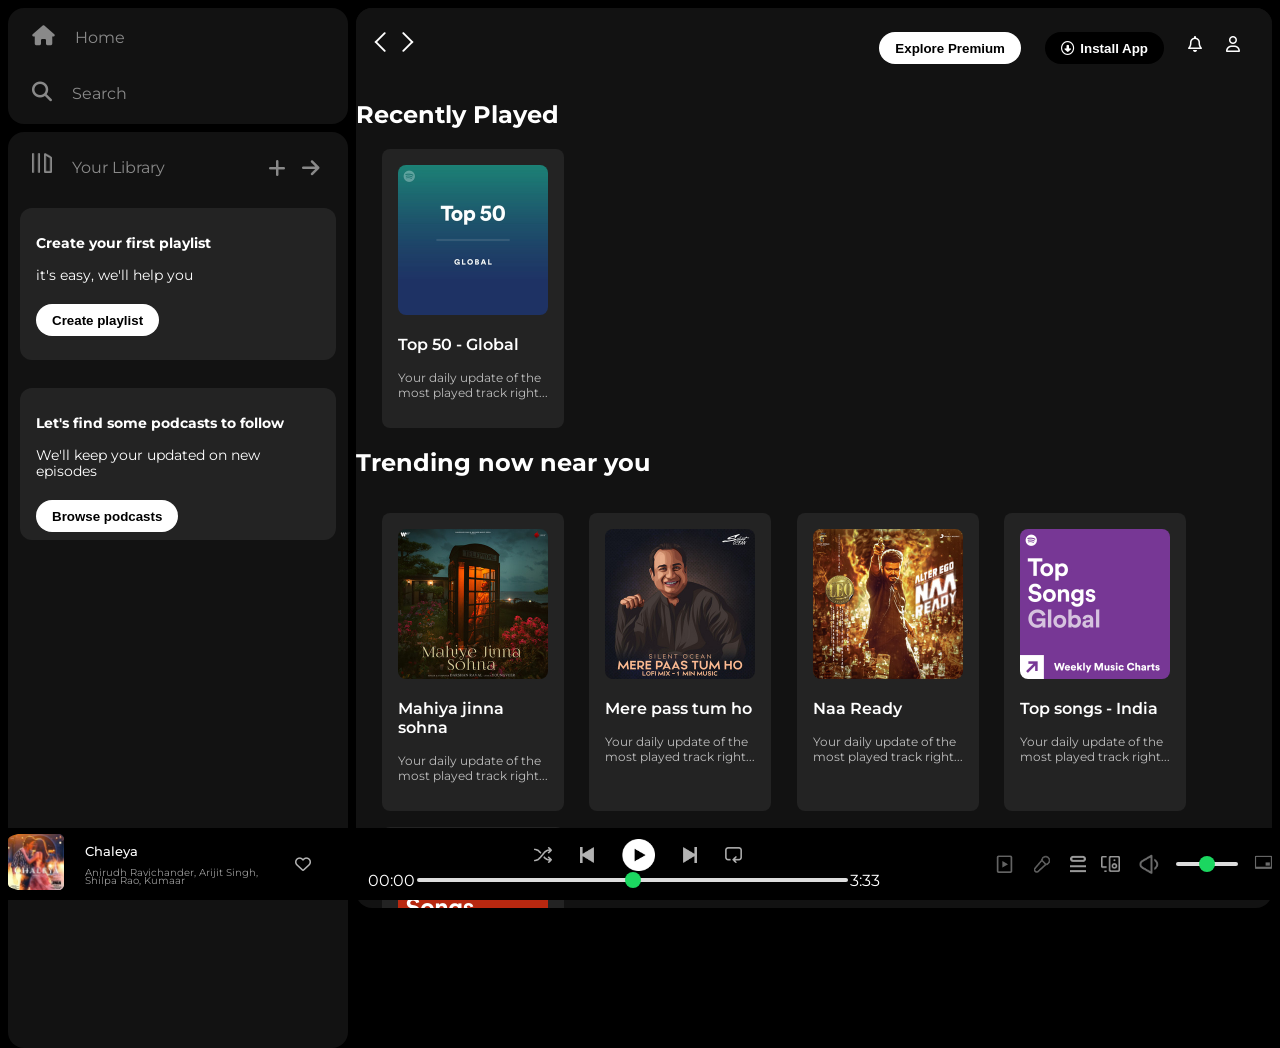
<file: index.html>
<!DOCTYPE html>
<html lang="en">
<head>
    <meta charset="UTF-8">
    <meta name="viewport" content="width=device-width, initial-scale=1.0">
    <link rel="stylesheet" href="https://cdnjs.cloudflare.com/ajax/libs/font-awesome/6.4.2/css/all.min.css" integrity="sha512-z3gLpd7yknf1YoNbCzqRKc4qyor8gaKU1qmn+CShxbuBusANI9QpRohGBreCFkKxLhei6S9CQXFEbbKuqLg0DA==" crossorigin="anonymous" referrerpolicy="no-referrer" />
    <link rel="icon" href="./asset/logo.png">
    <link rel="stylesheet" href="index.css">
    <title>Spotify - Web Player: Music for everyone</title>
    <link rel="preconnect" href="https://fonts.googleapis.com">
    <link rel="preconnect" href="https://fonts.gstatic.com" crossorigin>
    <link href="https://fonts.googleapis.com/css2?family=Montserrat:wght@300;400;500;600;700&family=Mooli&display=swap" rel="stylesheet">
    <link rel="stylesheet" href="https://fonts.googleapis.com/css2?family=Material+Symbols+Outlined:opsz,wght,FILL,GRAD@24,400,0,0" />
</head>
<body>
    <div class="main">
        <div class="sidebar">
            <div class="nav">
                <div class="nav-option">
                    <i class="fa-solid fa-house"></i>
                    <a href="#">Home</a>
                </div>
                <div class="nav-option">
                    <i class="fa-solid fa-magnifying-glass"></i>
                    <a href="#">Search</a>
                </div>
            </div>
            <div class="library">
                <div class="options">
                    <div class="lib-option nav-option">
                        <img src="./asset/library_icon.png">
                        <a href="#">Your Library</a>
                    </div>
                    <div class="icons">
                        <i class="fa-solid fa-plus"></i>
                        <i class="fa-solid fa-arrow-right"></i>
                    </div>
                </div>
                <div class="lib-box">
                    <div class="box">
                        <p class="box-p1">Create your first playlist</p>
                        <p class="box-p2">it's easy, we'll help you</p>
                        <button class="badge">Create playlist</button>
                    </div>
                    <div class="box">
                        <p class="box-p1">Let's find some podcasts to follow</p>
                        <p class="box-p2">We'll keep your updated on new episodes</p>
                        <button class="badge">Browse podcasts</button>
                    </div>
                </div>
            </div>
        </div>
        <div class="main-content">
            <div class="sticky-nav">
                <div class="sticky-nav-icons">
                    <img src="./asset/backward_icon.png">
                    <img src="./asset/forward_icon.png" class="hide">
                </div>
                <div class="sticky-nav-options">
                    <button class="badge nav-items hide">Explore Premium</button>
                    <button class="badge nav-items dark-badge"><i class="fa-regular fa-circle-down" style="margin-right: 0.4rem;"></i>Install App</button>
                    <i class="fa-regular fa-bell nav-items"></i>
                    <i class="fa-regular fa-user nav-items"></i>
                </div>
            </div>
            <h2>Recently Played</h2>
            <div class="card-container">
                <div class="card">
                    <img src="./asset/card1img.jpeg" class="card-img">
                    <p class="card-title">Top 50 - Global</p>
                    <p class="card-info">Your daily update of the most played track right...</p>
                </div>
            </div>
            <h2>Trending now near you</h2>
            <div class="cards-container">
                <div class="card">
                    <img src="./asset/card2img.jpeg" class="card-img">
                    <p class="card-title">Mahiya jinna sohna</p>
                    <p class="card-info">Your daily update of the most played track right...</p>
                </div>

                <div class="card">
                    <img src="./asset/card3img.jpeg" class="card-img">
                    <p class="card-title">Mere pass tum ho</p>
                    <p class="card-info">Your daily update of the most played track right...</p>
                </div>

                <div class="card">
                    <img src="./asset/card4img.jpeg" class="card-img">
                    <p class="card-title">Naa Ready</p>
                    <p class="card-info">Your daily update of the most played track right...</p>
                </div>

                <div class="card">
                    <img src="./asset/card5img.jpeg" class="card-img">
                    <p class="card-title">Top songs - India</p>
                    <p class="card-info">Your daily update of the most played track right...</p>
                </div>

                <div class="card">
                    <img src="./asset/card6img.jpeg" class="card-img">
                    <p class="card-title">Top songs- Global</p>
                    <p class="card-info">Your daily update of the most played track right...</p>
                </div>
            </div>
            <h2>Fratured Charts</h2>
            <div class="cards-container">
                <div class="card">
                    <img src="./asset/card6img.jpeg" class="card-img">
                    <p class="card-title">Top songs - India</p>
                    <p class="card-info">Your daily update of the most played track right...</p>
                </div>

                <div class="card">
                    <img src="./asset/card5img.jpeg" class="card-img">
                    <p class="card-title">Top songs -Global</p>
                    <p class="card-info">Your daily update of the most played track right...</p>
                </div>

                <div class="card">
                    <img src="./asset/card4img.jpeg" class="card-img">
                    <p class="card-title">Naa Ready</p>
                    <p class="card-info">Your daily update of the most played track right...</p>
                </div>

                <div class="card">
                    <img src="./asset/card3img.jpeg" class="card-img">
                    <p class="card-title">Mere pass tum ho</p>
                    <p class="card-info">Your daily update of the most played track right...</p>
                </div>

                <div class="card">
                    <img src="./asset/card1img.jpeg" class="card-img">
                    <p class="card-title">Top 50 - Global</p>
                    <p class="card-info">Your daily update of the most played track right...</p>
                </div>
             </div>
             <div class="footer">
                <div class="line"></div>
             </div>
        </div>     
        <div class="music-player">
            <div class="album">
                <div class="album-img">
                    <img src="./asset/chaleya_album.jpeg">
                </div>
                <div class="album-intro">
                    <p class="song-title">Chaleya</p>
                    <p class="song-info">Anirudh Ravichander, Arijit Singh, Shilpa Rao, Kumaar</p>
                </div>    
                <div class="favorite"><i class="fa-regular fa-heart"></i></div>
            </div>
            <div class="player">
                <div class="player-control">
                    <img src="./asset/player_icon1.png" class="player-control-icon">
                    <img src="./asset/player_icon2.png" class="player-control-icon">
                    <img src="./asset/player_icon3.png" class="player-control-icon play-pause">
                    <img src="./asset/player_icon4.png" class="player-control-icon">
                    <img src="./asset/player_icon5.png" class="player-control-icon">
                </div>
                <div class="playback-bar">
                    <span class="curr-time">00:00</span>
                    <input type="range" min="0" max="100" class="progress-bar" step="1">
                    <span class="tot-time">3:33</span>
                </div>
            </div>
            <div class="controls">
                <img src="./asset/controls_icon1.png" class="control-icon-sideshow light">
                <img src="./asset/controld_icon2.png" class="control-icon-lyrics light">
                <img src="./asset/controls_icon3.png" class="control-icon-list light">
                <img src="./asset/controls_icon4.png" class="control-icon-connect light">
                <img src="./asset/controls_icon5.png" class="control-icon-volume light">
                <input type="range" min="0" max="10" step="1">
                <img src="./asset/album_icon2.png" class="control-icon-banner light">
            </div>
        </div>
    </div>
</body>
</html>
</file>
<file: index.css>
body {
    font-family: 'Montserrat', sans-serif;
    margin: 0;
    background-color: #000;
    color:#fff ;
    overflow: hidden;
}
.main{
    display: flex;
    height: 100vh;
    padding: 0.5rem;
}
.sidebar{
    width: 340px;
    background-color:#000;
    border-radius: 1rem; /*16px*/
    margin-right: 0.5rem;
}
.main-content{
    background-color: #121212;
    flex: 1; /* to contain remaining width of viewport*/
    border-radius: 1rem;
    overflow: auto;
}
.music-player{
    background-color: #000;
    position: fixed;
    bottom: 0;
    width: 100%;
    height: 72px;
}
a {
    text-decoration: none;
    color: #fff;
}
.nav {
    background-color:#121212;
    border-radius: 1rem;
    display: flex;
    flex-direction: column;
    justify-content: center;
    height: 100px;
    padding: 0.5rem 0.75rem;
}
.nav-option {
    line-height: 2.5rem;
    opacity: 0.5;
    padding: 0.5rem 0.75rem;
}
.nav-option:hover {
    opacity: 1;
}
.nav-option i {
    font-size: 1.25rem;
}
.nav-option a {
    font-size: 1rem;
    margin-left: 1rem;
}
.library {
    background-color:#121212;
    border-radius: 1rem;
    height: 100%;
    margin-top: 0.5rem;
    padding: 0.5rem 0.75rem;
}
.options {
    display: flex;
    justify-content: space-between;
    align-items: center;
}
.lib-option img {
    height: 1.25rem;
    width: 1.25rem;
}
.icons {
    font-size: 1.25rem;
    display: flex;
}
.icons i {
    margin-right: 1rem;
    opacity: 0.5;
}
.icons i:hover {
    opacity: 1;
}
.box {
    height: 8rem;
    background-color: #232323;
    border-radius: 0.75rem;
    margin: 0.75rem 0 1.75rem 0;
    padding: 0.75rem 1rem;
}
.box-p1 {
    font-size: 0.9rem;
    font-weight: 700;
}
.box-p2 {
    font-size: 0.85rem;
    opacity: 0.9rem;
}
.badge {
    background-color: #fff;
    border: none;
    border-radius: 100px;
    padding: 0.25rem 1rem;
    font-weight: 700;
    margin-top: 0.5rem;
    height: 2rem;
    width: fit-content;
}
.dark-badge {
    color: #fff;
    background-color: #000;
}
.sticky-nav {
    position: sticky;
    top: 0;
    background-color: #121212;
    display: flex;
    justify-content: space-between;
    align-items: center;
    padding: 1rem 0 1rem 0;
    z-index: 10;
}
.sticky-nav-icons {
    margin-left: 0.75rem;
}
.sticky-nav-options {
    display: flex;
    justify-content: center;
    align-items: center;
    margin-right: 2rem;
}
.nav-items {
    margin-left: 1.5rem;
}
@media (max-width:1000px) {
    .hide {
        display: none;
    }   
}
.card {
    background-color: #232323;
    width: 150px;
    border-radius: 0.5rem;
    padding: 1rem;
    margin-left: 1.6rem;
    margin-top: 1rem;

}
.cards-container {
    display: flex;
    flex-wrap: wrap;

}
.card-img {
    width: 100%;
    border-radius: 0.5rem;
}
.card-title {
    font-weight: 600;
}
.card-info {
    font-size: 0.75rem;
    opacity: 0.7;
}
.footer {
    height: 300px;
    display: flex;
    justify-content: center;
    align-items: center;
}
.line {
    height: 30%;
    width: 95%;
    border-top: 0.5px solid #fff;
    opacity: 0.2;

}
.music-player {
    display: flex;
    justify-content: space-between;
    align-items: center;
}
.album {
    width: 25%;
    display: flex;
}
.album-img img{
    height: 3.5rem;
    width: 3.5rem;
    margin: 0.6rem 0 0.6rem 0;
    padding: 0.6rem 0.6rem 0.6rem 0;
    border-radius: 1rem;
}
.album-intro{
    line-height: 0.5rem;
    margin: 1.3rem 0 1rem 0;
}
.album-intro .song-title {
    font-size: 0.8rem;
    font-weight: 500;
    margin-left: 0.7rem;
}
.album-intro .song-info{
    font-size: 0.6rem;
    margin-left: 0.7rem;
    opacity: 0.6;
}
.favorite {
    display: flex;
    justify-content: center;
    align-items: center;
    margin-left: 0.3rem;
    margin-right: 0.3rem;
    opacity: 0.7;
}
.player {
    width: 50%;
}
.player-control {
    display: flex;
    justify-content: center;
    align-items: center;
}
.player-control-icon {
    height: 1rem;
    margin-left: 1.75rem;
    opacity: 0.7;
}
.player-control-icon:hover {
    opacity: 1;
}
.play-pause {
    height: 2rem;
    opacity: 1;
}
.playback-bar {
    display: flex;
    justify-content: center;
    align-items: center;
}
.progress-bar {
    width: 70%;
    appearance: none;
    background-color: transparent;
    cursor: pointer;
}
.progress-bar::-webkit-slider-runnable-track {
    background-color: #ddd;
    border-radius: 100px;
    height: 0.2rem;
}
.progress-bar::-webkit-slider-thumb {
    appearance: none;
    height: 1rem;
    width: 1rem;
    background-color: #1bd760;
    border-radius: 50%;
    margin-top: -6px;
}
.controls {
    width: 25%;
    display: flex;
    justify-content:space-evenly;
    align-items: center;
    margin-left: 3rem;
}
.controls :hover {
    opacity: 1;
}
.control-icon-sideshow {
    height: 2.5rem;
    opacity: 0.6;
}
.control-icon-lyrics {
    height: 2.5rem;
    opacity: 0.6;
}
.control-icon-list {
    height: 1.5rem;
    opacity: 0.6;
}
.control-icon-connect {
    height: 1rem;
    opacity: 0.6;
}
.control-icon-volume {
    height: 3rem;
    opacity: 0.6;
}
.controls input {
    appearance: none;
    background-color: transparent;
    cursor: pointer;
    width: 20%;
}
.controls input::-webkit-slider-runnable-track {
    background-color: #ddd;
    border-radius: 100px;
    height: 0.2rem;
}
.controls input::-webkit-slider-thumb {
    appearance: none;
    height: 1rem;
    width: 1rem;
    background-color: #1bd760;
    border-radius: 50%;
    margin-top: -6px;
}
.control-icon-banner {
    height: 2rem;
    opacity: 0.6;
}
</file>
<file: spotify.css>
body {
    font-family: 'Montserrat', sans-serif;
    margin: 0;
    background-color: #000;
    color:#fff ;
    overflow: hidden;
}
.main{
    display: flex;
    height: 100vh;
    padding: 0.5rem;
}
.sidebar{
    width: 340px;
    background-color:#000;
    border-radius: 1rem; /*16px*/
    margin-right: 0.5rem;
}
.main-content{
    background-color: #121212;
    flex: 1; /* to contain remaining width of viewport*/
    border-radius: 1rem;
    overflow: auto;
}
.music-player{
    background-color: #000;
    position: fixed;
    bottom: 0;
    width: 100%;
    height: 72px;
}
a {
    text-decoration: none;
    color: #fff;
}
.nav {
    background-color:#121212;
    border-radius: 1rem;
    display: flex;
    flex-direction: column;
    justify-content: center;
    height: 100px;
    padding: 0.5rem 0.75rem;
}
.nav-option {
    line-height: 2.5rem;
    opacity: 0.5;
    padding: 0.5rem 0.75rem;
}
.nav-option:hover {
    opacity: 1;
}
.nav-option i {
    font-size: 1.25rem;
}
.nav-option a {
    font-size: 1rem;
    margin-left: 1rem;
}
.library {
    background-color:#121212;
    border-radius: 1rem;
    height: 100%;
    margin-top: 0.5rem;
    padding: 0.5rem 0.75rem;
}
.options {
    display: flex;
    justify-content: space-between;
    align-items: center;
}
.lib-option img {
    height: 1.25rem;
    width: 1.25rem;
}
.icons {
    font-size: 1.25rem;
    display: flex;
}
.icons i {
    margin-right: 1rem;
    opacity: 0.5;
}
.icons i:hover {
    opacity: 1;
}
.box {
    height: 8rem;
    background-color: #232323;
    border-radius: 0.75rem;
    margin: 0.75rem 0 1.75rem 0;
    padding: 0.75rem 1rem;
}
.box-p1 {
    font-size: 0.9rem;
    font-weight: 700;
}
.box-p2 {
    font-size: 0.85rem;
    opacity: 0.9rem;
}
.badge {
    background-color: #fff;
    border: none;
    border-radius: 100px;
    padding: 0.25rem 1rem;
    font-weight: 700;
    margin-top: 0.5rem;
    height: 2rem;
    width: fit-content;
}
.dark-badge {
    color: #fff;
    background-color: #000;
}
.sticky-nav {
    position: sticky;
    top: 0;
    background-color: #121212;
    display: flex;
    justify-content: space-between;
    align-items: center;
    padding: 1rem 0 1rem 0;
    z-index: 10;
}
.sticky-nav-icons {
    margin-left: 0.75rem;
}
.sticky-nav-options {
    display: flex;
    justify-content: center;
    align-items: center;
    margin-right: 2rem;
}
.nav-items {
    margin-left: 1.5rem;
}
@media (max-width:1000px) {
    .hide {
        display: none;
    }   
}
.card {
    background-color: #232323;
    width: 150px;
    border-radius: 0.5rem;
    padding: 1rem;
    margin-left: 1.6rem;
    margin-top: 1rem;

}
.cards-container {
    display: flex;
    flex-wrap: wrap;

}
.card-img {
    width: 100%;
    border-radius: 0.5rem;
}
.card-title {
    font-weight: 600;
}
.card-info {
    font-size: 0.75rem;
    opacity: 0.7;
}
.footer {
    height: 300px;
    display: flex;
    justify-content: center;
    align-items: center;
}
.line {
    height: 30%;
    width: 95%;
    border-top: 0.5px solid #fff;
    opacity: 0.2;

}
.music-player {
    display: flex;
    justify-content: space-between;
    align-items: center;
}
.album {
    width: 25%;
    display: flex;
}
.album-img img{
    height: 3.5rem;
    width: 3.5rem;
    margin: 0.6rem 0 0.6rem 0;
    padding: 0.6rem 0.6rem 0.6rem 0;
    border-radius: 1rem;
}
.album-intro{
    line-height: 0.5rem;
    margin: 1.3rem 0 1rem 0;
}
.album-intro .song-title {
    font-size: 0.8rem;
    font-weight: 500;
    margin-left: 0.7rem;
}
.album-intro .song-info{
    font-size: 0.6rem;
    margin-left: 0.7rem;
    opacity: 0.6;
}
.favorite {
    display: flex;
    justify-content: center;
    align-items: center;
    margin-left: 0.3rem;
    margin-right: 0.3rem;
    opacity: 0.7;
}
.player {
    width: 50%;
}
.player-control {
    display: flex;
    justify-content: center;
    align-items: center;
}
.player-control-icon {
    height: 1rem;
    margin-left: 1.75rem;
    opacity: 0.7;
}
.player-control-icon:hover {
    opacity: 1;
}
.play-pause {
    height: 2rem;
    opacity: 1;
}
.playback-bar {
    display: flex;
    justify-content: center;
    align-items: center;
}
.progress-bar {
    width: 70%;
    appearance: none;
    background-color: transparent;
    cursor: pointer;
}
.progress-bar::-webkit-slider-runnable-track {
    background-color: #ddd;
    border-radius: 100px;
    height: 0.2rem;
}
.progress-bar::-webkit-slider-thumb {
    appearance: none;
    height: 1rem;
    width: 1rem;
    background-color: #1bd760;
    border-radius: 50%;
    margin-top: -6px;
}
.controls {
    width: 25%;
    display: flex;
    justify-content:space-evenly;
    align-items: center;
    margin-left: 3rem;
}
.controls :hover {
    opacity: 1;
}
.control-icon-sideshow {
    height: 2.5rem;
    opacity: 0.6;
}
.control-icon-lyrics {
    height: 2.5rem;
    opacity: 0.6;
}
.control-icon-list {
    height: 1.5rem;
    opacity: 0.6;
}
.control-icon-connect {
    height: 1rem;
    opacity: 0.6;
}
.control-icon-volume {
    height: 3rem;
    opacity: 0.6;
}
.controls input {
    appearance: none;
    background-color: transparent;
    cursor: pointer;
    width: 20%;
}
.controls input::-webkit-slider-runnable-track {
    background-color: #ddd;
    border-radius: 100px;
    height: 0.2rem;
}
.controls input::-webkit-slider-thumb {
    appearance: none;
    height: 1rem;
    width: 1rem;
    background-color: #1bd760;
    border-radius: 50%;
    margin-top: -6px;
}
.control-icon-banner {
    height: 2rem;
    opacity: 0.6;
}
</file>
